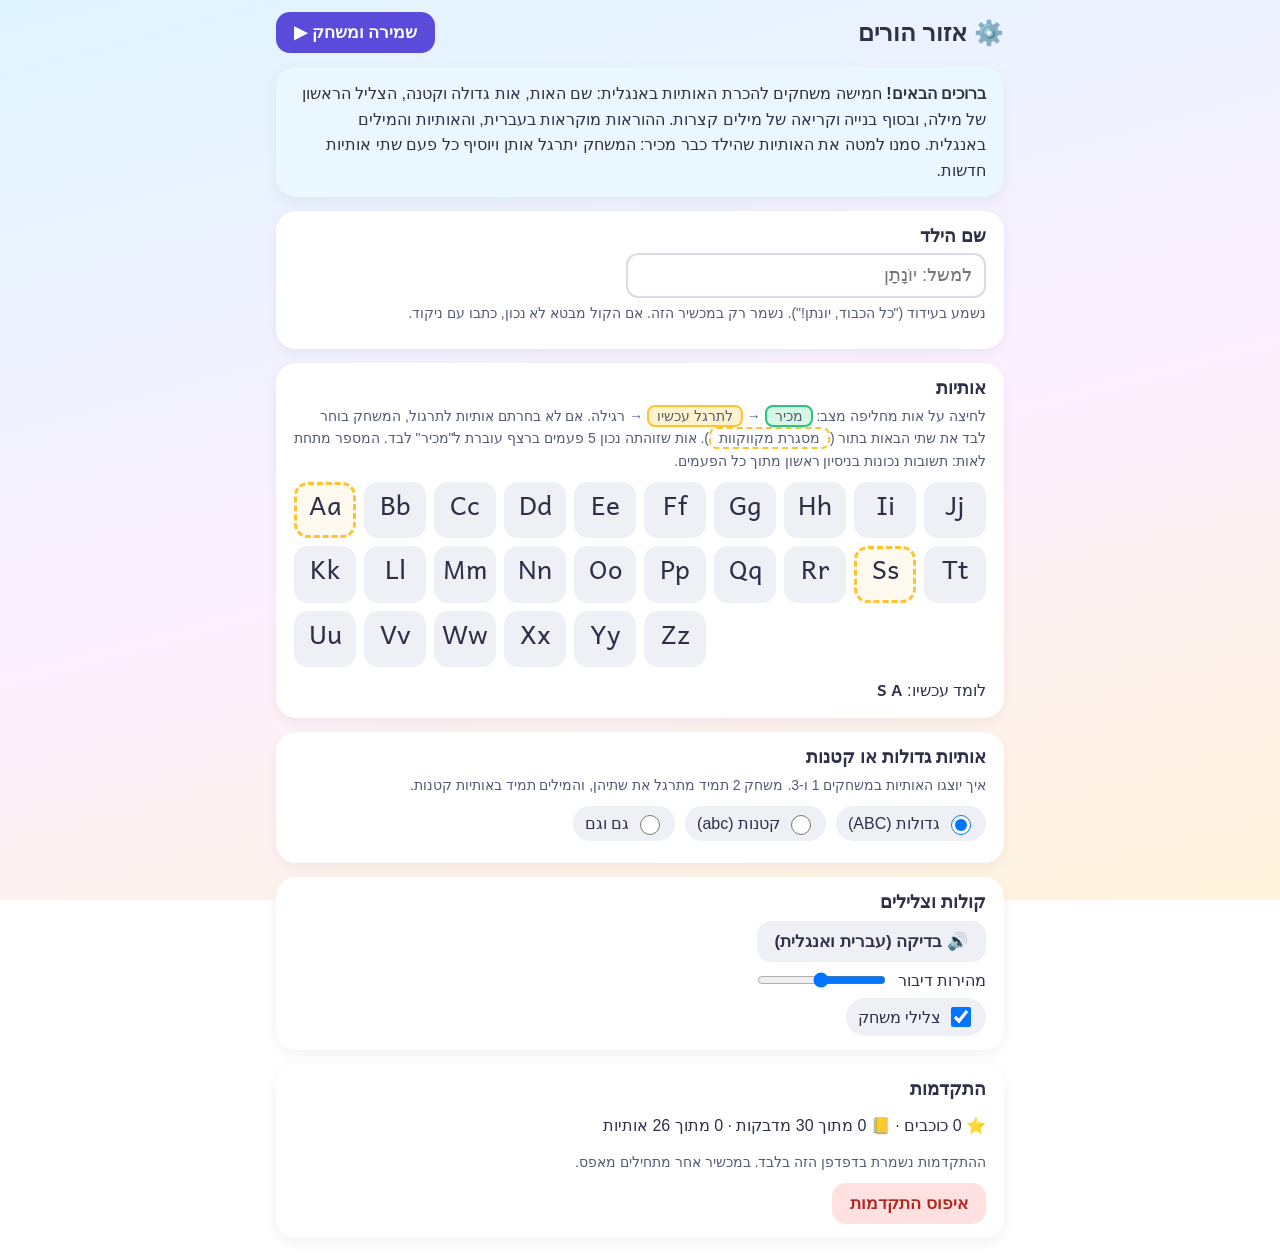
<file: index.html>
<!DOCTYPE html>
<html lang="he" dir="rtl">
<head>
<meta charset="utf-8">
<meta name="viewport" content="width=device-width, initial-scale=1, viewport-fit=cover">
<meta name="theme-color" content="#4cc9f0">
<meta name="apple-mobile-web-app-capable" content="yes">
<meta name="mobile-web-app-capable" content="yes">
<title>ABC — משחק אותיות באנגלית</title>
<!-- Andika: a font made for learning to read; I/l and a/g look the way children are taught -->
<link rel="preconnect" href="https://fonts.googleapis.com">
<link rel="preconnect" href="https://fonts.gstatic.com" crossorigin>
<link rel="stylesheet" href="https://fonts.googleapis.com/css2?family=Andika:wght@400;700&display=swap">
<link rel="stylesheet" href="css/style.css">
</head>
<body>
<main id="app"></main>
<div id="fx" aria-hidden="true"></div>
<script src="js/data.js"></script>
<script src="js/core.js"></script>
<script src="js/games.js"></script>
<script src="js/screens.js"></script>
<script src="js/letters-parent.js"></script>
<script src="js/app.js"></script>
</body>
</html>
</file>
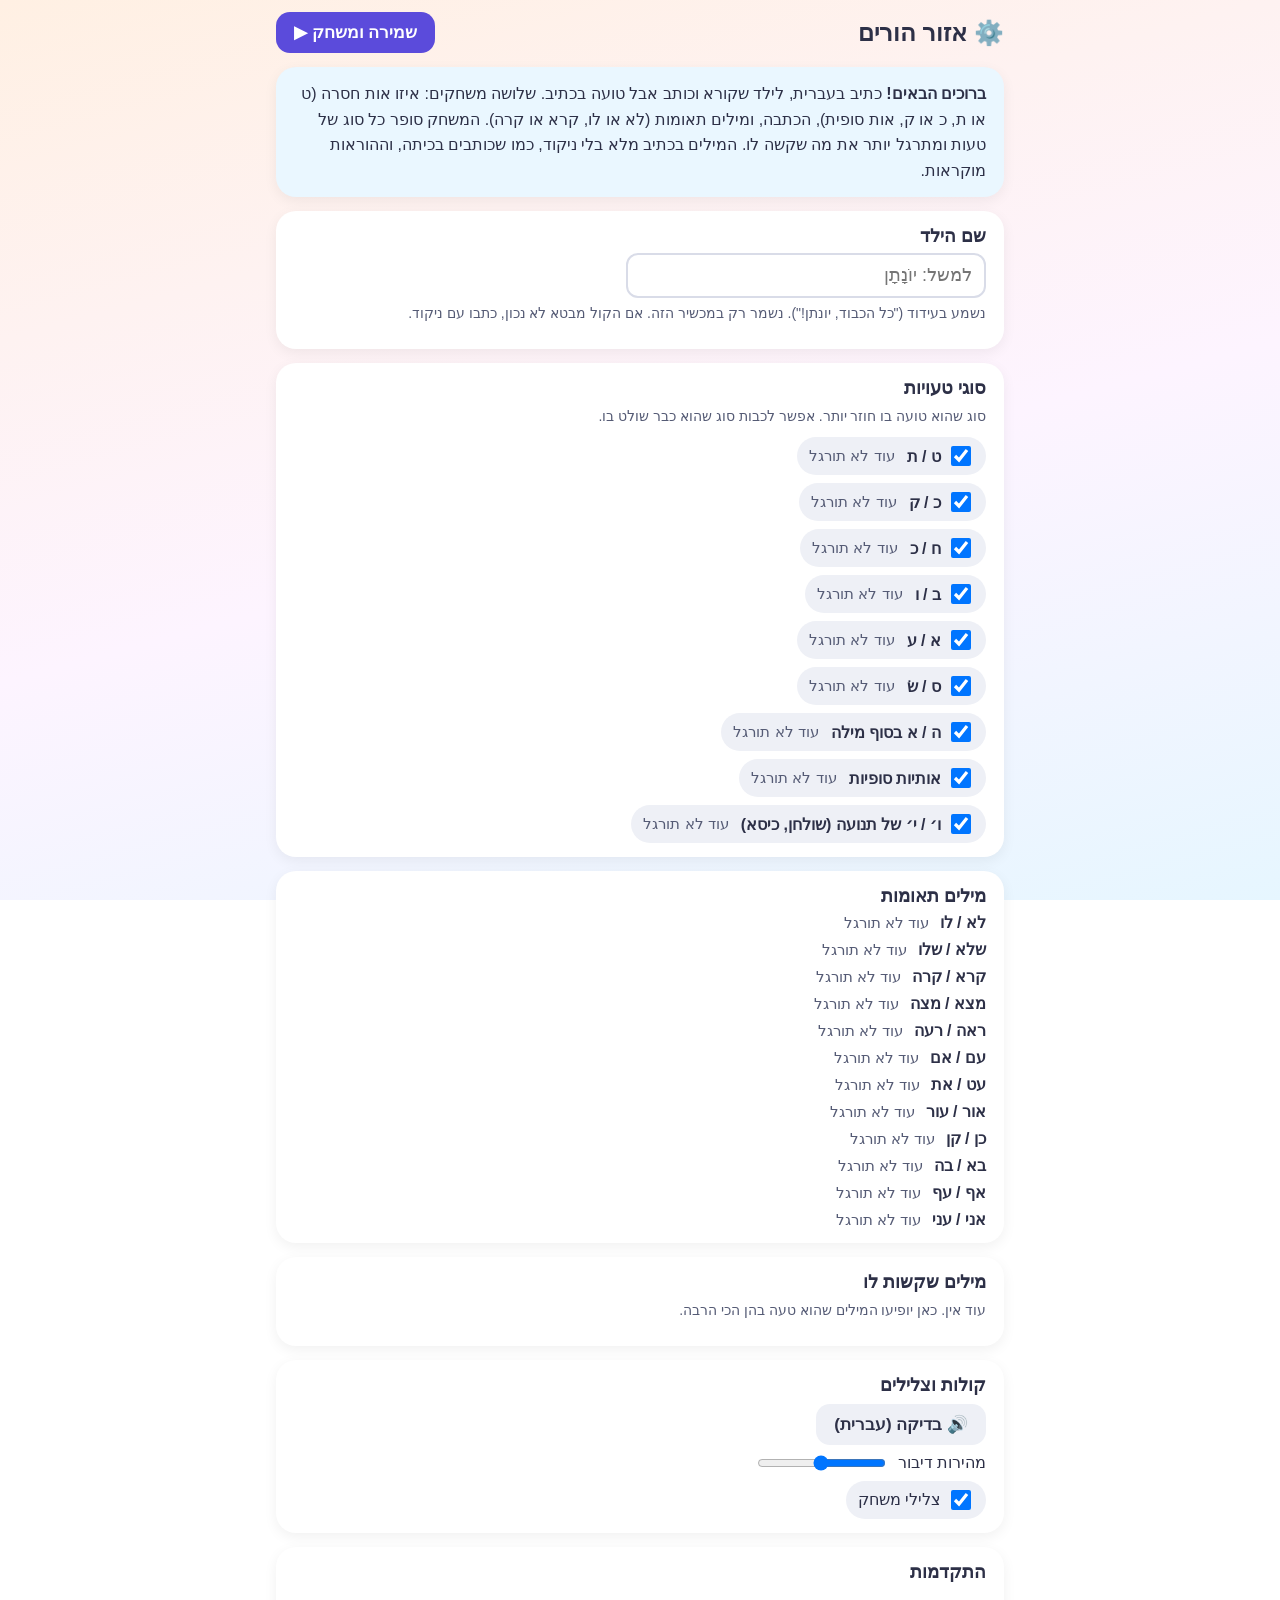
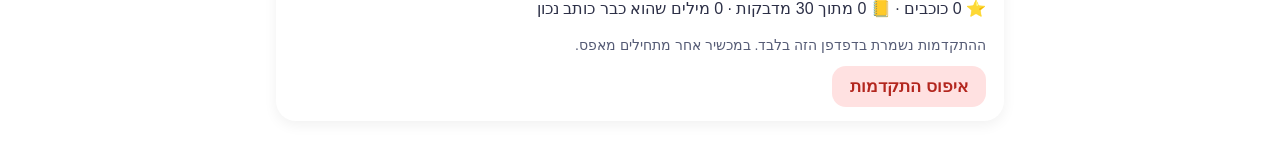
<file: ktiv.html>
<!DOCTYPE html>
<html lang="he" dir="rtl">
<head>
<meta charset="utf-8">
<meta name="viewport" content="width=device-width, initial-scale=1, viewport-fit=cover">
<meta name="theme-color" content="#4f7cff">
<meta name="apple-mobile-web-app-capable" content="yes">
<meta name="mobile-web-app-capable" content="yes">
<title>כותבים נכון — כתיב בעברית</title>
<link rel="stylesheet" href="css/style.css">
</head>
<body class="ktiv">
<main id="app"></main>
<div id="fx" aria-hidden="true"></div>
<!-- Shares core.js, screens.js and app.js with the English pages; its own content and progress, all in Hebrew. -->
<script src="js/ktiv-data.js"></script>
<script src="js/core.js"></script>
<script src="js/ktiv-progress.js"></script>
<script src="js/ktiv-games.js"></script>
<script src="js/screens.js"></script>
<script src="js/ktiv-parent.js"></script>
<script src="js/app.js"></script>
</body>
</html>
</file>
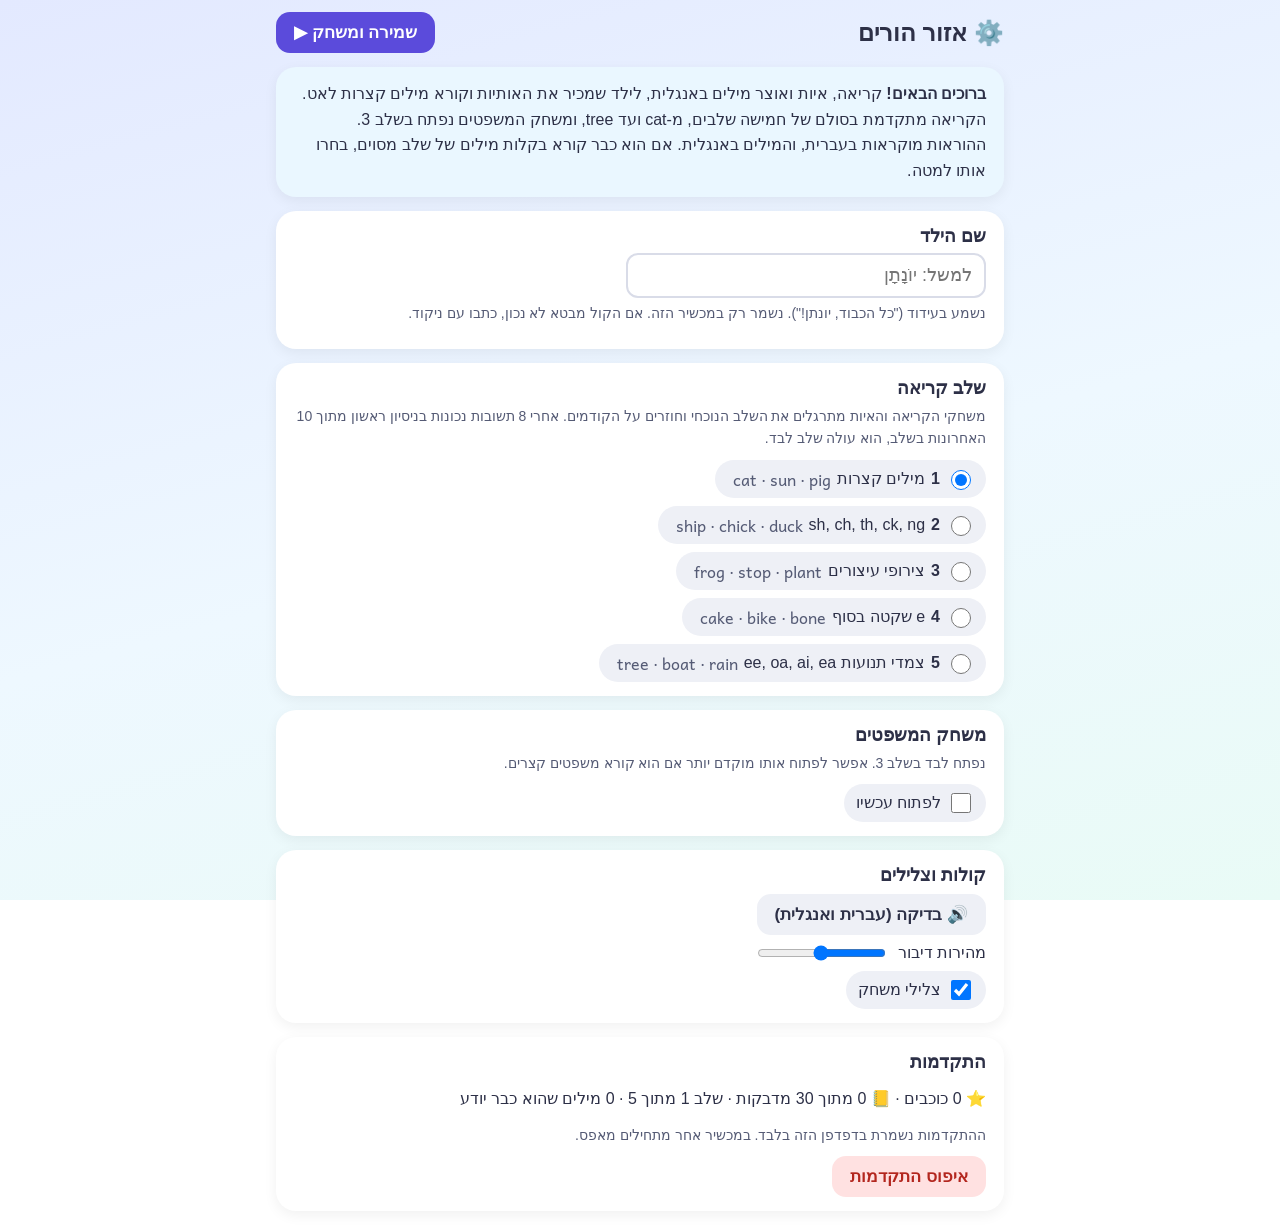
<file: words.html>
<!DOCTYPE html>
<html lang="he" dir="rtl">
<head>
<meta charset="utf-8">
<meta name="viewport" content="width=device-width, initial-scale=1, viewport-fit=cover">
<meta name="theme-color" content="#4f7cff">
<meta name="apple-mobile-web-app-capable" content="yes">
<meta name="mobile-web-app-capable" content="yes">
<title>Word Quest — קריאה ואוצר מילים באנגלית</title>
<!-- Andika: a font made for learning to read; I/l and a/g look the way children are taught -->
<link rel="preconnect" href="https://fonts.googleapis.com">
<link rel="preconnect" href="https://fonts.gstatic.com" crossorigin>
<link rel="stylesheet" href="https://fonts.googleapis.com/css2?family=Andika:wght@400;700&display=swap">
<link rel="stylesheet" href="css/style.css">
</head>
<body class="quest">
<main id="app"></main>
<div id="fx" aria-hidden="true"></div>
<!-- Shares core.js, screens.js and app.js with the letters page (index.html); its own content and progress. -->
<script src="js/words-data.js"></script>
<script src="js/core.js"></script>
<script src="js/words-progress.js"></script>
<script src="js/words-games.js"></script>
<script src="js/screens.js"></script>
<script src="js/words-parent.js"></script>
<script src="js/app.js"></script>
</body>
</html>
</file>
<file: css/style.css>
/* AlefBet: bright, big touch targets, works on phone, tablet and desktop. */
:root {
  --ink: #2d3047;
  --soft: #d9dce8;
  --good: #2ec27e;
  --bad: #ff6b6b;
  --gold: #ffc233;
  --brand: #5b4bdb;
  --r: 24px;
  --heb: Arial, "Noto Sans Hebrew", "Arial Hebrew", "Segoe UI", sans-serif;
  --lat: Andika, "Comic Sans MS", "Trebuchet MS", sans-serif;
}
/* English letters and words: learning font, left to right */
.lat { font-family: var(--lat); direction: ltr; unicode-bidi: isolate; }
.ico-lat {
  display: inline-block; font-family: var(--lat); font-weight: 700; font-size: 40px; line-height: 1;
  color: #ff5d8f; background: #fff; border-radius: 16px; padding: 8px 12px; box-shadow: 0 4px 0 rgba(0,0,0,.12);
}
.tile-game:nth-child(2) .ico-lat { color: #7a5cff; }
.big-letter-show {
  display: block; font-size: clamp(90px, min(26vw, 22vh), 170px); line-height: 1.1; color: var(--brand);
  background: #fff; border-radius: var(--r); padding: 0 40px 6px; box-shadow: 0 8px 0 var(--soft); animation: pop .4s;
}
.meaning {
  min-height: 1.5em; margin-top: -8px; font-size: 22px; font-weight: 700; color: #555b75;
  opacity: 0; transition: opacity .3s;
}
.meaning.on { opacity: 1; }
* { box-sizing: border-box; -webkit-tap-highlight-color: transparent; }
html, body { margin: 0; min-height: 100%; }
body {
  font-family: "Segoe UI", Rubik, Arial, sans-serif;
  color: var(--ink);
  background: linear-gradient(165deg, #dff4ff 0%, #fdf0ff 55%, #fff4dc 100%) fixed;
  min-height: 100vh;
  min-height: 100dvh;
  overflow-x: hidden;
  user-select: none;
  -webkit-user-select: none;
  touch-action: manipulation;
}
button { font: inherit; color: inherit; cursor: pointer; border: 0; background: none; padding: 0; }
input, select { font: inherit; user-select: text; -webkit-user-select: text; }
#app { min-height: 100vh; min-height: 100dvh; display: flex; flex-direction: column; }
.heb { font-family: var(--heb); }

.screen {
  flex: 1; display: flex; flex-direction: column;
  width: 100%; max-width: 1000px; margin: 0 auto;
  padding: max(12px, env(safe-area-inset-top)) 16px 20px;
  animation: fade .3s;
}
.bar { display: flex; align-items: center; justify-content: space-between; gap: 10px; }
.bar-gap { width: 56px; }
.icon-btn {
  width: 56px; height: 56px; flex: none; border-radius: 50%; background: #fff; font-size: 28px;
  display: grid; place-items: center;
  box-shadow: 0 4px 0 rgba(0,0,0,.08), 0 6px 16px rgba(0,0,0,.08);
  transition: transform .1s;
}
.icon-btn:active { transform: scale(.9); }
.score {
  background: #fff; border-radius: 999px; padding: 8px 16px; font-size: 22px; font-weight: 700;
  box-shadow: 0 4px 0 rgba(0,0,0,.06); white-space: nowrap;
}
.score.bump { animation: bump .45s; }

/* ---------- home ---------- */
.hero { display: flex; flex-direction: column; align-items: center; margin: 4px auto 18px; }
.hero .title {
  font-family: var(--lat); font-weight: 700; color: var(--brand);
  font-size: clamp(46px, 11vw, 80px); line-height: 1.2;
  text-shadow: 0 4px 0 #fff, 0 10px 24px rgba(91,75,219,.25);
}
.mascot { display: inline-block; font-size: clamp(64px, 15vw, 96px); animation: float 3s ease-in-out infinite; }
.mascot.happy { animation: jump .7s; }
.mascot.oops { animation: wobble .6s; }
.menu { display: grid; grid-template-columns: repeat(auto-fit, minmax(140px, 1fr)); gap: 16px; }
.tile-game {
  position: relative; background: var(--c); border-radius: var(--r); min-height: 150px; padding: 16px 8px;
  display: flex; flex-direction: column; align-items: center; justify-content: center; gap: 6px;
  box-shadow: 0 8px 0 rgba(0,0,0,.14); transition: transform .12s, box-shadow .12s;
  animation: pop .4s backwards;
}
.tile-game:nth-child(2) { animation-delay: .06s; }
.tile-game:nth-child(3) { animation-delay: .12s; }
.tile-game:nth-child(4) { animation-delay: .18s; }
.tile-game:nth-child(5) { animation-delay: .24s; }
.tile-game:active { transform: translateY(5px); box-shadow: 0 3px 0 rgba(0,0,0,.14); }
.tile-game .ico { font-size: 60px; line-height: 1.1; }
.ico-heb {
  display: inline-block; font-family: var(--heb); font-weight: 800; font-size: 46px; line-height: 1;
  color: #ff5d8f; background: #fff; border-radius: 16px; padding: 6px 10px 8px; box-shadow: 0 4px 0 rgba(0,0,0,.12);
}
.tile-game .lbl { font-family: var(--heb); font-size: 22px; font-weight: 700; color: #fff; text-shadow: 0 2px 0 rgba(0,0,0,.22); }
.tile-game .num {
  position: absolute; top: 8px; left: 10px; width: 26px; height: 26px; border-radius: 50%;
  background: rgba(255,255,255,.85); font-size: 15px; font-weight: 700; display: grid; place-items: center; color: #555;
}
.parent-hint { text-align: center; opacity: .45; font-size: 14px; margin: auto 0 0; padding-top: 18px; }
.warn { background: #fff3cd; border: 2px solid #ffe08a; border-radius: 16px; padding: 10px 14px; font-size: 15px; line-height: 1.5; margin: 14px 0 0; }
.gear.holding { animation: holdfill 1.2s linear forwards; }

/* ---------- game ---------- */
.dots { flex: 1; display: flex; flex-wrap: wrap; justify-content: center; gap: 6px; }
.dot { width: 14px; height: 14px; border-radius: 50%; background: rgba(0,0,0,.1); transition: transform .2s, background .2s; }
.dot.cur { background: var(--accent); transform: scale(1.35); }
.dot.done { background: #9aa3c7; }
.dot.star { background: var(--gold); box-shadow: 0 0 0 2px #fff; }
.stage {
  flex: 1; display: flex; flex-direction: column; align-items: center; justify-content: center;
  gap: clamp(12px, 4vh, 40px); padding: 12px 0 clamp(10px, 9vh, 70px);
}
.show-row { display: flex; align-items: center; justify-content: center; gap: 16px; }
.show { display: block; }
/* Sizes follow the smaller of width and height, so a round fits a phone, a tablet or a short laptop window. */
.ear { display: block; font-size: clamp(56px, min(18vw, 16vh), 110px); animation: pulse 1.6s ease-in-out infinite; }
.picture {
  display: block; font-size: clamp(80px, min(27vw, 20vh), 180px); line-height: 1.1;
  filter: drop-shadow(0 8px 10px rgba(0,0,0,.15)); animation: pop .4s;
}
.word {
  display: block; font-family: var(--lat); font-size: clamp(60px, min(19vw, 17vh), 140px); line-height: 1.35;
  background: #fff; border-radius: var(--r); padding: 4px 40px 16px; color: var(--brand);
  box-shadow: 0 8px 0 var(--soft); animation: pop .4s;
}
.hint { font-size: 30px; }
.options { display: flex; flex-wrap: wrap; justify-content: center; gap: clamp(12px, 3vw, 24px); }
.opt {
  min-width: clamp(90px, min(24vw, 24vh), 170px); height: clamp(96px, min(27vw, 26vh), 180px); padding: 0 12px;
  background: #fff; border-radius: var(--r); border: 4px solid transparent;
  display: grid; place-items: center; box-shadow: 0 8px 0 var(--soft);
  transition: transform .12s, opacity .3s; animation: pop .35s backwards;
}
.opt:active { transform: translateY(4px); box-shadow: 0 4px 0 var(--soft); }
.opt.letter { font-family: var(--lat); font-size: clamp(56px, min(17vw, 17vh), 120px); line-height: 1; }
.opt.syl { font-size: clamp(52px, min(16vw, 16vh), 112px); line-height: 1.3; padding-bottom: 8px; }
.opt.pic { font-size: clamp(54px, min(15vw, 16vh), 110px); }
.opt.right { border-color: var(--good); background: #e9fbf1; animation: bounce .6s; }
.opt.wrong { opacity: .3; animation: shake .45s; }
.opt.fade { opacity: .25; }
.mascot.corner { position: fixed; bottom: 10px; left: 14px; font-size: 56px; pointer-events: none; }

/* build a word */
.slots { display: flex; gap: 10px; justify-content: center; min-height: clamp(70px, min(19vw, 15vh), 118px); }
.slot {
  width: clamp(60px, min(16vw, 13vh), 100px); height: clamp(70px, min(19vw, 15vh), 118px); border-radius: 18px;
  border: 4px dashed #b8bfd6; background: rgba(255,255,255,.6);
  display: grid; place-items: center; font-family: var(--lat); font-size: clamp(44px, min(12vw, 10vh), 80px);
}
.slot.next { border-color: var(--accent); animation: pulse 1.2s ease-in-out infinite; }
.slot.filled { border-style: solid; border-color: var(--good); background: #fff; animation: pop .3s; }
.built {
  font-family: var(--lat); font-size: clamp(54px, min(17vw, 14vh), 120px); line-height: 1.35; color: var(--brand);
  background: #fff; border-radius: var(--r); padding: 0 36px 12px; box-shadow: 0 8px 0 var(--soft); animation: bounce .6s;
}
.tiles { display: flex; flex-wrap: wrap; justify-content: center; gap: 12px; }
.tile {
  width: clamp(66px, min(18vw, 14vh), 110px); height: clamp(66px, min(18vw, 14vh), 110px); border-radius: 20px; background: #fff;
  font-family: var(--lat); font-size: clamp(44px, min(12vw, 10vh), 76px); box-shadow: 0 6px 0 var(--soft);
  animation: pop .35s backwards;
}
.tile:active { transform: translateY(3px); }
.tile.used { visibility: hidden; }
.tile.nudge { animation: shake .45s; }
.tile.glow { animation: glow 1s ease-in-out infinite; }

/* overlay: new letter learned */
.overlay {
  position: fixed; inset: 0; z-index: 50; display: grid; place-items: center;
  background: rgba(40,30,80,.45); animation: fade .3s;
}
.overlay .card { background: #fff; border-radius: 32px; padding: 20px 48px 28px; text-align: center; animation: pop .45s; }
.big-letter { font-family: var(--lat); font-size: clamp(96px, 28vw, 170px); line-height: 1.15; color: var(--brand); }
.big-letter.wide { font-size: clamp(52px, 15vw, 120px); white-space: nowrap; }
.ov-text { font-family: var(--heb); font-size: 32px; font-weight: 700; margin: 0; }

/* ---------- round end ---------- */
.end { align-items: center; justify-content: center; text-align: center; gap: 14px; }
.end h1 { font-family: var(--heb); font-size: clamp(34px, 8vw, 56px); margin: 0; color: var(--brand); }
.trophy { font-size: 110px; animation: bounce 1s .2s; }
.stars-row { font-size: clamp(30px, 7vw, 46px); display: flex; flex-wrap: wrap; justify-content: center; gap: 4px; }
.stars-row span { animation: pop .4s backwards; }
.stars-row .dim { opacity: .2; filter: grayscale(1); }
.got { font-family: var(--heb); font-size: 24px; font-weight: 700; margin: 4px 0; }
.stickers-new { display: flex; gap: 16px; justify-content: center; }
.new-sticker { font-size: 110px; animation: spinpop 1s backwards; }
.end-actions { display: flex; gap: 28px; margin-top: 10px; }
.big-btn {
  width: 100px; height: 100px; border-radius: 50%; background: #fff; font-size: 50px;
  box-shadow: 0 8px 0 var(--soft); display: grid; place-items: center;
}
.big-btn:active { transform: translateY(4px); box-shadow: 0 4px 0 var(--soft); }

/* ---------- sticker album ---------- */
.album-title { font-family: var(--heb); text-align: center; font-size: clamp(30px, 7vw, 44px); margin: 14px 0 0; color: var(--brand); }
.album-note { text-align: center; font-family: var(--heb); font-size: 20px; margin: 6px 0 16px; }
.album { display: grid; grid-template-columns: repeat(auto-fill, minmax(84px, 1fr)); gap: 12px; }
.sticker {
  aspect-ratio: 1; border-radius: 20px; background: #fff; font-size: 52px;
  display: grid; place-items: center; box-shadow: 0 5px 0 var(--soft);
}
.sticker.bounce { animation: bounce .6s; }
.sticker.locked { background: rgba(255,255,255,.5); color: #c3c8da; font-size: 34px; font-weight: 700; box-shadow: none; border: 3px dashed #d0d5e6; }

/* ---------- parent area ---------- */
.parent { max-width: 760px; user-select: text; -webkit-user-select: text; }
.parent .bar h1 { font-size: 24px; margin: 6px 0; }
.panel { background: #fff; border-radius: 20px; padding: 14px 18px; margin-top: 14px; box-shadow: 0 4px 14px rgba(0,0,0,.06); }
.panel h2 { margin: 0 0 6px; font-size: 18px; }
.panel.intro { background: #eaf7ff; line-height: 1.6; }
.note { font-size: 14px; line-height: 1.6; color: #555b75; margin: 4px 0 10px; }
.note.now { margin: 10px 0 0; font-size: 16px; color: var(--ink); }
.note.now .heb { font-size: 24px; letter-spacing: 6px; }
.panel input[type=text], .panel select {
  width: 100%; max-width: 360px; padding: 10px 12px; border-radius: 12px; border: 2px solid var(--soft); font-size: 18px; background: #fff;
}
.letter-grid { display: grid; grid-template-columns: repeat(auto-fill, minmax(56px, 1fr)); gap: 8px; }
.lt {
  display: flex; flex-direction: column; align-items: center; padding: 4px 0 2px;
  border-radius: 14px; background: #eef0f6; border: 3px solid transparent;
  font-family: var(--lat); font-size: 26px; line-height: 1.2;
}
.lt small { font-family: "Segoe UI", Arial, sans-serif; font-size: 11px; color: #667; }
.lt.known { background: #d7f7e6; border-color: var(--good); }
.lt.pinned { background: #fff3cd; border-color: var(--gold); }
.lt.auto { background: #fffaf0; border: 3px dashed var(--gold); }
.tag { padding: 1px 8px; border-radius: 8px; border: 2px solid transparent; white-space: nowrap; }
.tag.known { background: #d7f7e6; border-color: var(--good); }
.tag.pinned { background: #fff3cd; border-color: var(--gold); }
.tag.auto { border: 2px dashed var(--gold); }
.row { display: flex; gap: 10px; align-items: center; flex-wrap: wrap; margin: 8px 0; }
.chk { display: inline-flex; align-items: center; gap: 6px; padding: 6px 12px; background: #eef0f6; border-radius: 999px; cursor: pointer; }
.chk .heb { font-size: 24px; }
.chk input { width: 20px; height: 20px; }
.btn { background: var(--brand); color: #fff; border-radius: 14px; padding: 10px 18px; font-size: 17px; font-weight: 600; }
.btn.ghost { background: #eef0f6; color: var(--ink); }
.btn.danger { background: #ffe1e1; color: #b3261e; }
.btn.danger.armed { background: #b3261e; color: #fff; }

/* ---------- effects ---------- */
#fx { position: fixed; inset: 0; pointer-events: none; z-index: 60; overflow: hidden; }
.confetti { position: absolute; top: -20px; width: 12px; height: 18px; border-radius: 3px; animation: fall linear forwards; }
.fly-star { position: absolute; font-size: 48px; font-style: normal; animation: rise 1.1s ease-out forwards; }

@keyframes fade { from { opacity: 0; } }
@keyframes pop { 0% { transform: scale(.5); opacity: 0; } 70% { transform: scale(1.08); opacity: 1; } 100% { transform: scale(1); } }
@keyframes bounce { 0%, 100% { transform: scale(1); } 30% { transform: scale(1.18); } 60% { transform: scale(.95); } }
@keyframes shake { 0%, 100% { transform: translateX(0); } 20%, 60% { transform: translateX(-10px); } 40%, 80% { transform: translateX(10px); } }
@keyframes float { 0%, 100% { transform: translateY(0); } 50% { transform: translateY(-8px); } }
@keyframes pulse { 0%, 100% { transform: scale(1); } 50% { transform: scale(1.07); } }
@keyframes jump { 0%, 100% { transform: translateY(0); } 40% { transform: translateY(-40px) rotate(-10deg); } }
@keyframes wobble { 0%, 100% { transform: rotate(0); } 25% { transform: rotate(-15deg); } 75% { transform: rotate(15deg); } }
@keyframes bump { 50% { transform: scale(1.25); } }
@keyframes glow { 0%, 100% { box-shadow: 0 6px 0 var(--soft), 0 0 0 0 var(--gold); } 50% { box-shadow: 0 6px 0 var(--soft), 0 0 0 10px var(--gold); } }
@keyframes holdfill { from { box-shadow: inset 0 0 0 0 var(--gold); } to { box-shadow: inset 0 0 0 28px var(--gold); } }
@keyframes fall { from { transform: translateY(0) rotate(0); } to { transform: translateY(110vh) rotate(720deg); } }
@keyframes rise { from { transform: translate(-50%, 0) scale(.6); opacity: 1; } to { transform: translate(-50%, -150px) scale(1.6); opacity: 0; } }
@keyframes spinpop { 0% { transform: scale(0) rotate(-180deg); } 70% { transform: scale(1.2) rotate(10deg); } 100% { transform: scale(1) rotate(0); } }

/* laptops and landscape tablets */
@media (max-height: 700px) {
  .end { gap: 8px; }
  .trophy { font-size: 72px; }
  .new-sticker { font-size: 84px; }
  .big-btn { width: 84px; height: 84px; font-size: 42px; }
  .hero { margin-bottom: 10px; }
}
/* short landscape phones */
@media (max-height: 520px) {
  .picture { font-size: 84px; }
  .word { font-size: 60px; padding: 0 24px 8px; }
  .ear { font-size: 56px; }
  .opt { height: 92px; min-width: 88px; }
  .opt.letter, .opt.syl { font-size: 56px; }
  .opt.pic { font-size: 54px; }
  .stage { gap: 10px; padding-bottom: 10px; }
  .mascot.corner { display: none; }
}
@media (prefers-reduced-motion: reduce) {
  *, *::before, *::after { animation-duration: .01ms !important; animation-iteration-count: 1 !important; }
}

/* ---------- reading/vocabulary page (words.html) ---------- */
body.quest { background: linear-gradient(165deg, #e3e9ff 0%, #eef8ff 55%, #e9fbf6 100%) fixed; }
body.quest .hero .title { color: #3b5bdb; }
.tile-game.locked { filter: grayscale(.8); opacity: .6; }
.opt.wordopt, .opt.heopt {
  min-width: clamp(110px, 27vw, 210px); height: clamp(70px, min(16vw, 13vh), 104px); padding: 0 18px;
  font-size: clamp(28px, min(7vw, 6vh), 46px);
}
.opt.wordopt { font-family: var(--lat); }
.opt.heopt { font-family: var(--heb); font-weight: 700; }
.show .sentence {
  display: block; margin-top: 10px; font-size: clamp(28px, min(7vw, 7vh), 54px); line-height: 1.4;
  background: #fff; border-radius: var(--r); padding: 8px 24px; box-shadow: 0 8px 0 var(--soft); color: var(--ink);
}
.sentence .blank { color: var(--accent); letter-spacing: 2px; }
.picture.small { font-size: clamp(56px, min(14vw, 12vh), 96px); }
.slots.long { gap: 6px; }
.slots.long .slot {
  width: clamp(42px, min(12vw, 11vh), 80px); height: clamp(54px, min(14vw, 13vh), 96px);
  font-size: clamp(32px, min(9vw, 8vh), 64px); border-width: 3px;
}
.slots.long .built { font-size: clamp(44px, min(13vw, 11vh), 100px); }
.stage-list { display: flex; flex-direction: column; gap: 8px; align-items: flex-start; }
.stage-row .lat { color: #555b75; margin-inline-start: 6px; }

/* ---------- Hebrew spelling page (ktiv.html): right to left, Hebrew font everywhere ---------- */
body.ktiv { background: linear-gradient(165deg, #fff0e3 0%, #fdf4ff 55%, #e6f6ff 100%) fixed; }
body.ktiv .hero .title, body.ktiv .word, body.ktiv .slot, body.ktiv .built, body.ktiv .tile,
body.ktiv .opt.letter, body.ktiv .big-letter { font-family: var(--heb); font-weight: 700; }
body.ktiv .hero .title { color: #e8590c; }
body.ktiv .word { margin-top: 8px; padding: 4px 32px 12px; font-size: clamp(52px, min(16vw, 14vh), 120px); }
body.ktiv .show .sentence { font-family: var(--heb); }
.gap {
  display: inline-block; min-width: .62em; text-align: center; color: var(--accent);
  border-bottom: 6px dashed var(--accent); line-height: 1.1;
}
.gap.in { color: var(--good); border-bottom-style: solid; border-bottom-color: var(--good); animation: pop .35s; }
.sentence .blank.in { color: var(--good); letter-spacing: 0; font-weight: 700; }
.cat-stat { color: #555b75; font-size: 15px; margin-inline-start: 6px; }
.hard-words { font-size: 22px; font-weight: 700; line-height: 1.6; margin: 4px 0; }
</file>
